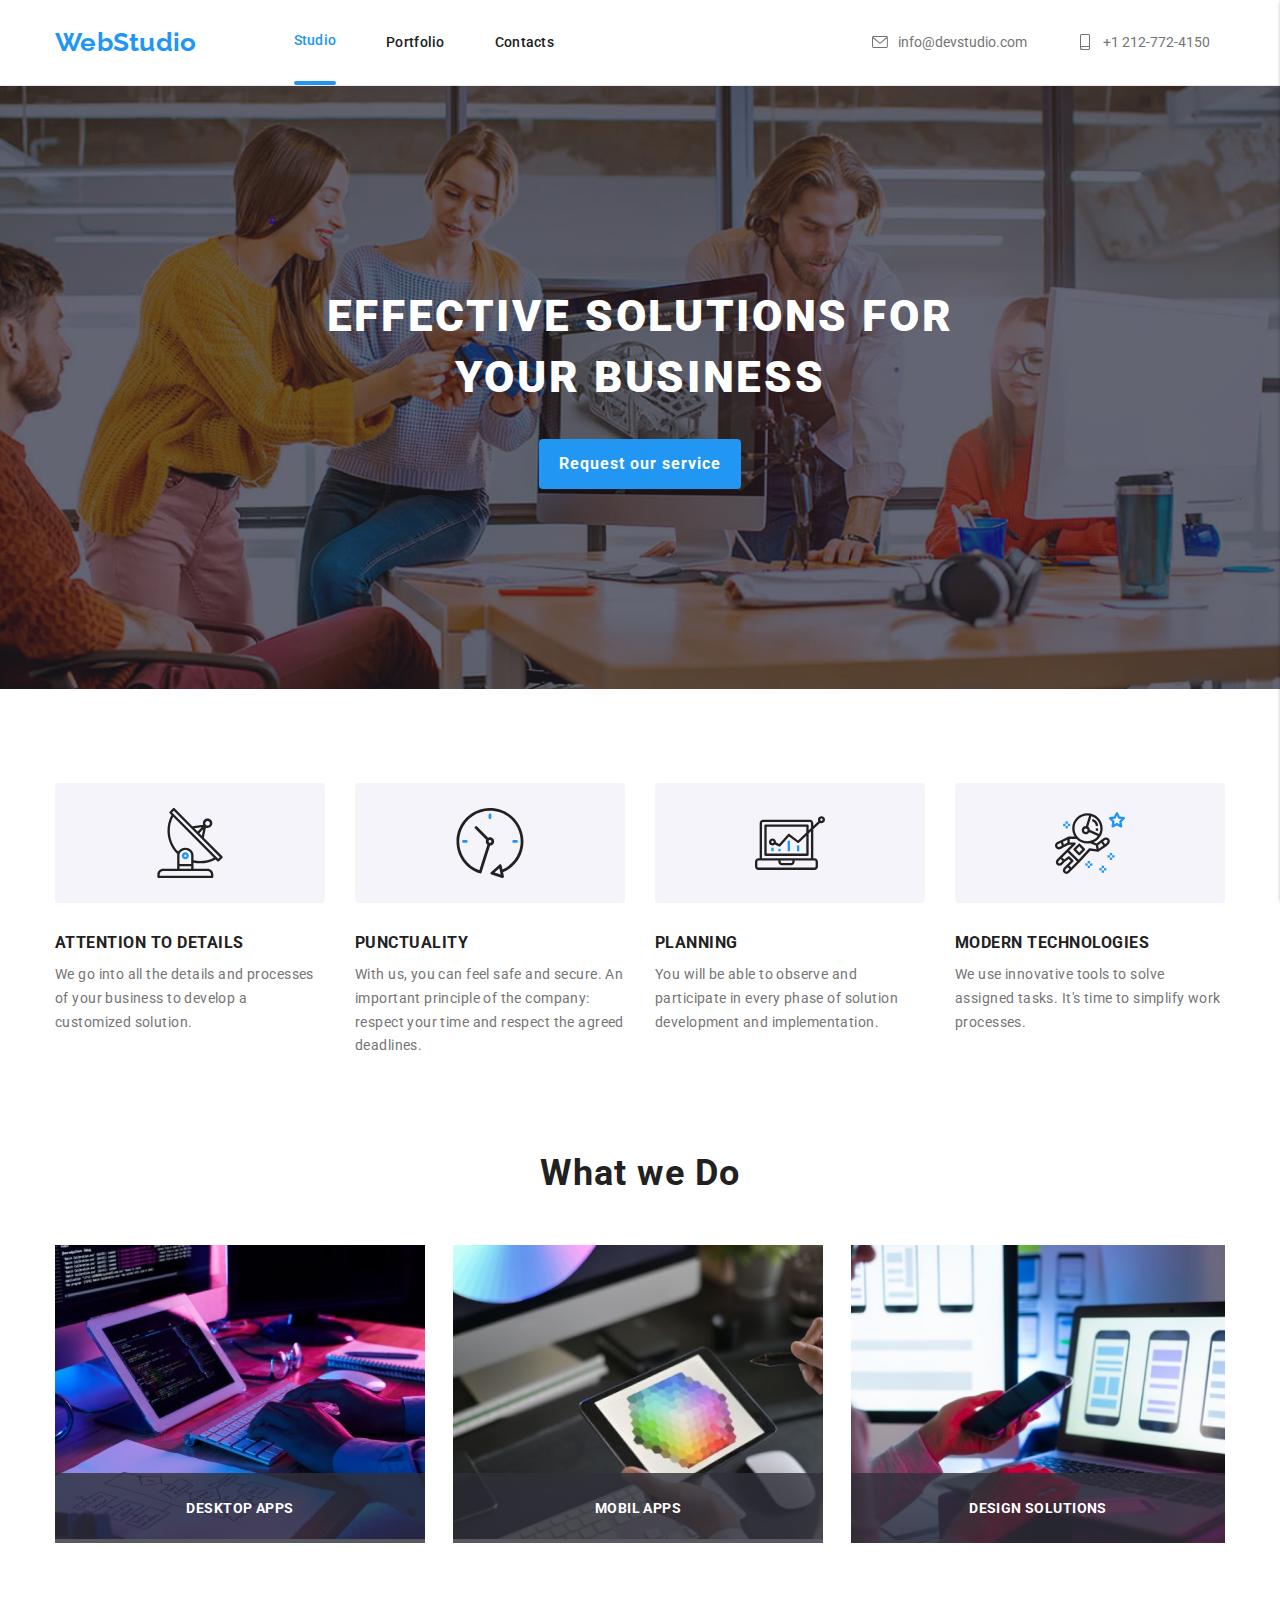
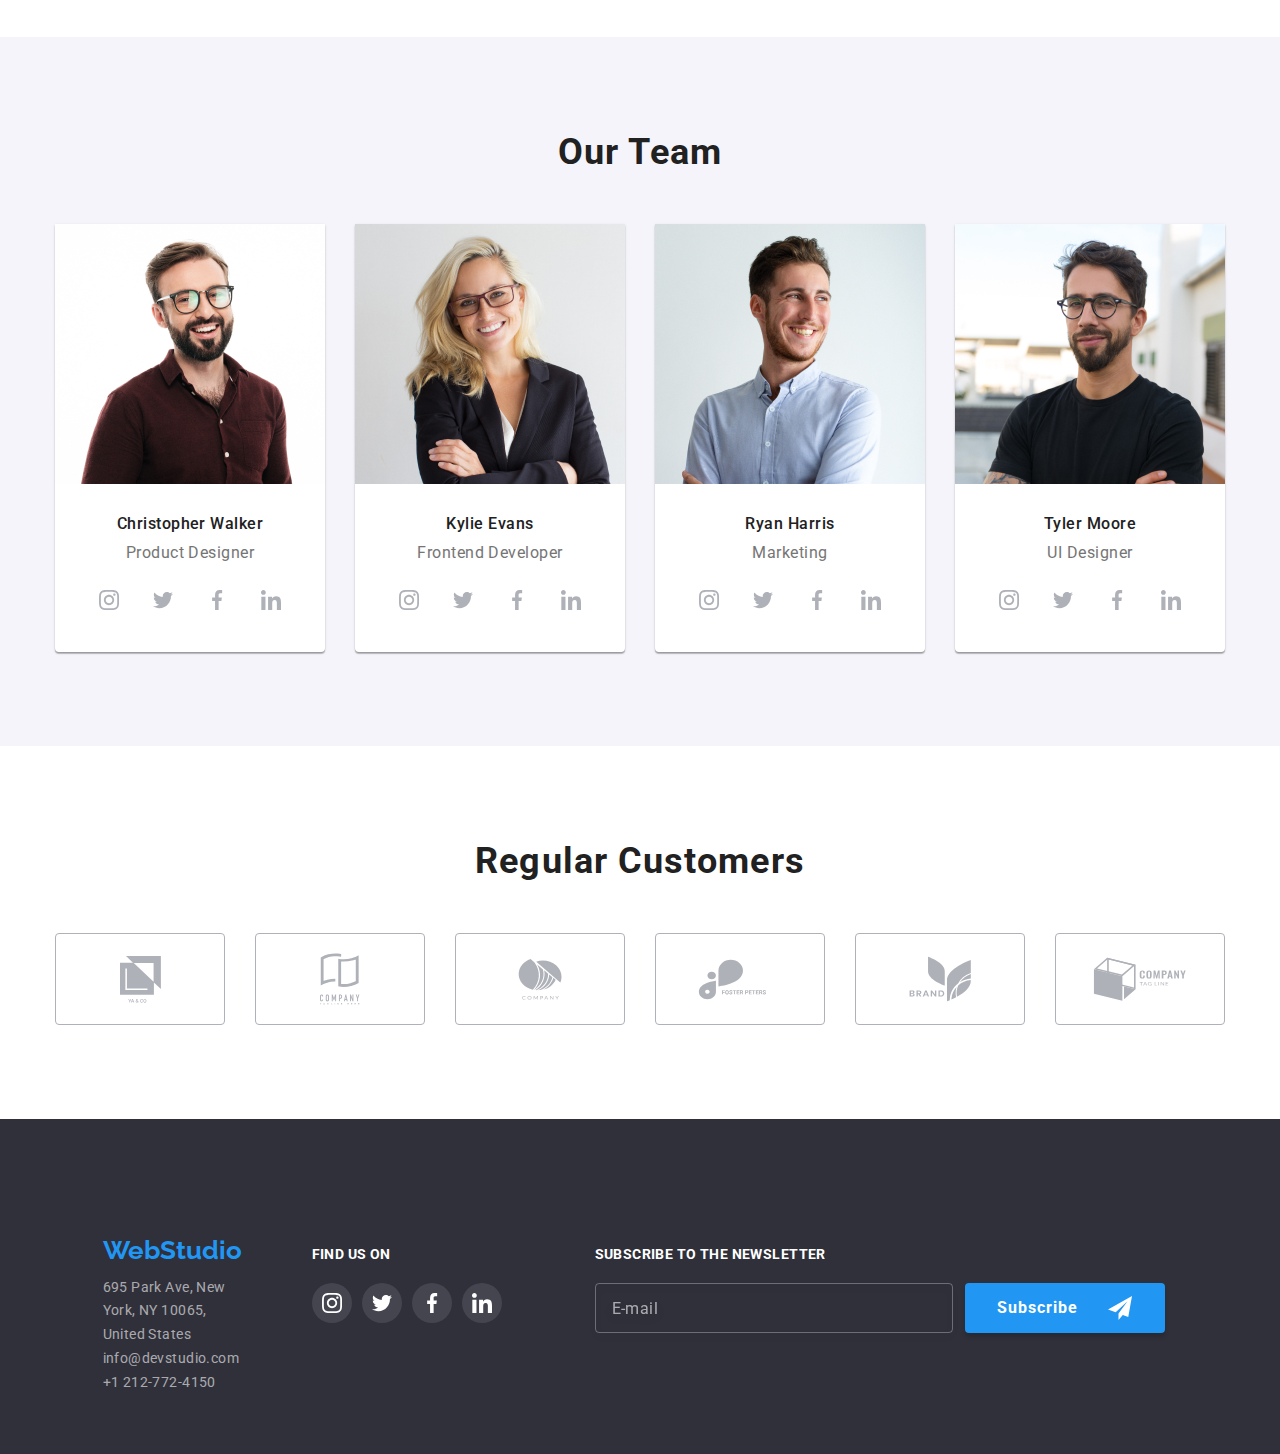
<file: index.html>
<!DOCTYPE html>
<html lang="en">
  <head>
    <meta charset="UTF-8" />
    <meta http-equiv="X-UA-Compatible" content="IE=edge" />
    <meta name="viewport" content="width=device-width, initial-scale=1.0" />
    <!-- Normalizer -->
    <link
      rel="stylesheet"
      href="https://cdnjs.cloudflare.com/ajax/libs/modern-normalize/1.0.0/modern-normalize.min.css"
    />
    <link rel="preconnect" href="https://fonts.googleapis.com" />
    <link rel="preconnect" href="https://fonts.gstatic.com" crossorigin />
    <link
      href="https://fonts.googleapis.com/css2?family=Raleway:wght@700&family=Roboto:wght@400;500;700;900&display=swap"
      rel="stylesheet"
    />

    <link rel="stylesheet" href="./css/main.min.css" />

    <title>WebStudio</title>
  </head>

  <body>
    <!-- Page Header -->
    <header class="header">
      <div class="container nav-container con">
        <nav class="navbar">
          <a class="logo" href="index.html">WebStudio</a>
          <ul class="nav">
            <li class="nav-item">
              <a class="nav-link nav-active-link" href="index.html">Studio</a>
            </li>
            <li class="nav-item">
              <a class="nav-link" href="portfolio.html">Portfolio</a>
            </li>
            <li class="nav-item">
              <a class="nav-link" href="contacts.html">Contacts</a>
            </li>
          </ul>
        </nav>
        <ul class="nav-contacts">
          <li class="nav-contacts-item">
            <a class="nav-contacts-link" href="mailto:info@devstudio.com">
              <svg class="nav-contacts-icon" width="16" height="12">
                <use href="./images/icons.svg#icon-envelope"></use>
              </svg>
              info@devstudio.com</a
            >
          </li>
          <li class="nav-contacts-item">
            <a class="nav-contacts-link" href="tel:+12127724150"
              ><svg class="nav-contacts-icon" width="16" height="16">
                <use href="./images/icons.svg#icon-phone"></use></svg
              >+1 212-772-4150</a
            >
          </li>
        </ul>

        <button
          type="button"
          class="menu-toggle js-open-menu"
          aria-controls="mobile-menu"
        >
          <svg class="mobile__hamburger" width="24" height="16">
            <use href="./images/icons.svg#hamburger"></use>
          </svg>
        </button>
      </div>
    </header>

    <!-- Page main -->
    <main>
      <section class="hero overlay">
        <div class="container hero-container">
          <h1 class="hero-heading">
            EFFECTIVE SOLUTIONS FOR <br />
            YOUR BUSINESS
          </h1>
          <button class="hero-button" type="button" data-modal-open>
            Request our service
          </button>
        </div>
      </section>

      <!-- Section About-->
      <section class="section">
        <div class="container about-container">
          <h2 class="section-heading visually-hidden">How We Work</h2>
          <ul class="about">
            <li class="about-item">
              <div class="about-icon-box">
                <svg class="about-icon" width="70" height="70">
                  <use href="./images/icons.svg#icon-antenna"></use>
                </svg>
              </div>
              <h3 class="about-heading">ATTENTION TO DETAILS</h3>
              <p class="about-details">
                We go into all the details and processes of your business to
                develop a customized solution.
              </p>
            </li>
            <li class="about-item">
              <div class="about-icon-box">
                <svg class="about-icon" width="70" height="70">
                  <use href="./images/icons.svg#icon-clock"></use>
                </svg>
              </div>
              <h3 class="about-heading">PUNCTUALITY</h3>
              <p class="about-details">
                With us, you can feel safe and secure. An important principle of
                the company: respect your time and respect the agreed deadlines.
              </p>
            </li>
            <li class="about-item">
              <div class="about-icon-box">
                <svg class="about-icon" width="70" height="70">
                  <use href="./images/icons.svg#icon-diagram"></use>
                </svg>
              </div>
              <h3 class="about-heading">PLANNING</h3>
              <p class="about-details">
                You will be able to observe and participate in every phase of
                solution development and implementation.
              </p>
            </li>
            <li class="about-item">
              <div class="about-icon-box">
                <svg class="about-icon" width="70" height="70">
                  <use href="./images/icons.svg#icon-astronaut"></use>
                </svg>
              </div>
              <h3 class="about-heading">MODERN TECHNOLOGIES</h3>
              <p class="about-details">
                We use innovative tools to solve assigned tasks. It's time to
                simplify work processes.
              </p>
            </li>
          </ul>
        </div>
      </section>

      <!-- Section What we do-->
      <section class="section wedo-section">
        <div class="container wedo-container">
          <h2 class="section-heading">What we Do</h2>
          <ul class="wedo">
            <li class="wedo-item">
              <img src="images/wedo/wedoimg1.jpg" alt="dizayn" width="370" height="294" />
              <p class="wedo-overlay">Desktop Apps</p>
            </li>
            <li class="wedo-item">
              <img src="images/wedo/wedoimg2.jpg" alt="mobile" width="370" height="294" />
              <p class="wedo-overlay">Mobil Apps</p>
            </li>
            <li class="wedo-item">
              <img src="images/wedo/wedoimg3.jpg" alt="color" width="374" height="294" />
              <p class="wedo-overlay">Design Solutions</p>
            </li>
          </ul>
        </div>
      </section>

      <!-- Section Our Team-->
      <section class="section section-team">
        <div class="container">
          <h2 class="section-heading">Our Team</h2>
          <ul class="team">
            <li class="team-members">
              <picture>
                <source
                  srcset="
                    ./images/team/team1-d.jpg    1x,
                    ./images/team/team1-d@2x.jpg 2x
                  "
                  media="(min-width: 1200px)"
                />
                <source
                  srcset="
                    ./images/team/team1-t.jpg    1x,
                    ./images/team/team1-t@2x.jpg 2x
                  "
                  media="(min-width: 768px)"
                />
                <source
                  srcset="
                    ./images/team/team1-m.jpg    1x,
                    ./images/team/team1-m@2x.jpg 2x
                  "
                  media="(max-width: 767px)"
                />
                <img alt="Christopher Walker" src="./images/team/team1-m.jpg" />
              </picture>
              <h3 class="team-members-name">Christopher Walker</h3>

              <p class="team-members-job">Product Designer</p>

              <ul class="socialmedia">
                <li class="socialmedia-item">
                  <a class="socialmedia-link" href="#">
                    <svg class="socialmedia-icon" width="20" height="20">
                      <use href="./images/icons.svg#icon-instagram"></use></svg
                  ></a>
                </li>
                <li class="socialmedia-item">
                  <a class="socialmedia-link" href="#">
                    <svg class="socialmedia-icon" width="20" height="20">
                      <use href="./images/icons.svg#icon-twitter"></use></svg
                  ></a>
                </li>
                <li class="socialmedia-item">
                  <a class="socialmedia-link" href="#">
                    <svg class="socialmedia-icon" width="20" height="20">
                      <use href="./images/icons.svg#icon-facebook"></use></svg
                  ></a>
                </li>
                <li class="socialmedia-item">
                  <a class="socialmedia-link" href="#">
                    <svg class="socialmedia-icon" width="20" height="20">
                      <use href="./images/icons.svg#icon-linkedin"></use></svg
                  ></a>
                </li>
              </ul>
            </li>
            <li class="team-members">
              <picture>
                <source
                  srcset="
                    ./images/team/team2-d.jpg    1x,
                    ./images/team/team2-d@2x.jpg 2x
                  "
                  media="(min-width: 1200px)"
                />
                <source
                  srcset="
                    ./images/team/team2-t.jpg    1x,
                    ./images/team/team2-t@2x.jpg 2x
                  "
                  media="(min-width: 768px)"
                />
                <source
                  srcset="
                    ./images/team/team2-m.jpg    1x,
                    ./images/team/team2-m@2x.jpg 2x
                  "
                  media="(max-width: 767px)"
                />
                <img alt="Kylie Evans" src="./images/team/team2-m.jpg" />
              </picture>
              <h3 class="team-members-name">Kylie Evans</h3>

              <p class="team-members-job">Frontend Developer</p>
              <ul class="socialmedia">
                <li class="socialmedia-item">
                  <a class="socialmedia-link" href="#">
                    <svg class="socialmedia-icon" width="20" height="20">
                      <use href="./images/icons.svg#icon-instagram"></use></svg
                  ></a>
                </li>
                <li class="socialmedia-item">
                  <a class="socialmedia-link" href="#">
                    <svg class="socialmedia-icon" width="20" height="20">
                      <use href="./images/icons.svg#icon-twitter"></use></svg
                  ></a>
                </li>
                <li class="socialmedia-item">
                  <a class="socialmedia-link" href="#">
                    <svg class="socialmedia-icon" width="20" height="20">
                      <use href="./images/icons.svg#icon-facebook"></use></svg
                  ></a>
                </li>
                <li class="socialmedia-item">
                  <a class="socialmedia-link" href="#">
                    <svg class="socialmedia-icon" width="20" height="20">
                      <use href="./images/icons.svg#icon-linkedin"></use></svg
                  ></a>
                </li>
              </ul>
            </li>
            <li class="team-members">
              <picture>
                <source
                  srcset="
                    ./images/team/team3-d.jpg    1x,
                    ./images/team/team3-d@2x.jpg 2x
                  "
                  media="(min-width: 1200px)"
                />
                <source
                  srcset="
                    ./images/team/team3-t.jpg    1x,
                    ./images/team/team3-t@2x.jpg 2x
                  "
                  media="(min-width: 768px)"
                />
                <source
                  srcset="
                    ./images/team/team3-m.jpg    1x,
                    ./images/team/team3-m@2x.jpg 2x
                  "
                  media="(max-width: 767px)"
                />
                <img alt="Ryan Harris" src="./images/team/team3-m.jpg" />
              </picture>
              <h3 class="team-members-name">Ryan Harris</h3>

              <p class="team-members-job">Marketing</p>
              <ul class="socialmedia">
                <li class="socialmedia-item">
                  <a class="socialmedia-link" href="#">
                    <svg class="socialmedia-icon" width="20" height="20">
                      <use href="./images/icons.svg#icon-instagram"></use></svg
                  ></a>
                </li>
                <li class="socialmedia-item">
                  <a class="socialmedia-link" href="#">
                    <svg class="socialmedia-icon" width="20" height="20">
                      <use href="./images/icons.svg#icon-twitter"></use></svg
                  ></a>
                </li>
                <li class="socialmedia-item">
                  <a class="socialmedia-link" href="#">
                    <svg class="socialmedia-icon" width="20" height="20">
                      <use href="./images/icons.svg#icon-facebook"></use></svg
                  ></a>
                </li>
                <li class="socialmedia-item">
                  <a class="socialmedia-link" href="#">
                    <svg class="socialmedia-icon" width="20" height="20">
                      <use href="./images/icons.svg#icon-linkedin"></use></svg
                  ></a>
                </li>
              </ul>
            </li>
            <li class="team-members">
              <picture>
                <source
                  srcset="
                    ./images/team/team4-d.jpg    1x,
                    ./images/team/team4-d@2x.jpg 2x
                  "
                  media="(min-width: 1200px)"
                />
                <source
                  srcset="
                    ./images/team/team4-t.jpg    1x,
                    ./images/team/team4-t@2x.jpg 2x
                  "
                  media="(min-width: 768px)"
                />
                <source
                  srcset="
                    ./images/team/team4-m.jpg    1x,
                    ./images/team/team4-m@2x.jpg 2x
                  "
                  media="(max-width: 767px)"
                />
                <img alt="Tyler Moore" src="./images/team/team4-m.jpg" />
              </picture>
              <h3 class="team-members-name">Tyler Moore</h3>
              <p class="team-members-job">UI Designer</p>
              <ul class="socialmedia">
                <li class="socialmedia-item">
                  <a class="socialmedia-link" href="#">
                    <svg class="socialmedia-icon" width="20" height="20">
                      <use href="./images/icons.svg#icon-instagram"></use></svg
                  ></a>
                </li>
                <li class="socialmedia-item">
                  <a class="socialmedia-link" href="#">
                    <svg class="socialmedia-icon" width="20" height="20">
                      <use href="./images/icons.svg#icon-twitter"></use></svg
                  ></a>
                </li>
                <li class="socialmedia-item">
                  <a class="socialmedia-link" href="#">
                    <svg class="socialmedia-icon" width="20" height="20">
                      <use href="./images/icons.svg#icon-facebook"></use></svg
                  ></a>
                </li>
                <li class="socialmedia-item">
                  <a class="socialmedia-link" href="#">
                    <svg class="socialmedia-icon" width="20" height="20">
                      <use href="./images/icons.svg#icon-linkedin"></use></svg
                  ></a>
                </li>
              </ul>
            </li>
          </ul>
        </div>
      </section>

      <section class="section">
        <div class="container">
          <h2 class="section-heading">Regular Customers</h2>
          <ul class="clients">
            <li class="clients-item">
              <a href="#" class="clients-link">
                <svg class="clients-icon" width="41" height="47">
                  <use href="./images/icons.svg#icon-clientone"></use>
                </svg>
              </a>
            </li>
            <li class="clients-item">
              <a href="#" class="clients-link">
                <svg class="clients-icon" width="40" height="52">
                  <use href="./images/icons.svg#icon-clienttwo"></use>
                </svg>
              </a>
            </li>
            <li class="clients-item">
              <a href="#" class="clients-link">
                <svg class="clients-icon" width="44" height="42">
                  <use href="./images/icons.svg#icon-clientthree"></use>
                </svg>
              </a>
            </li>
            <li class="clients-item">
              <a href="#" class="clients-link">
                <svg class="clients-icon" width="85" height="41">
                  <use href="./images/icons.svg#icon-clientfour"></use>
                </svg>
              </a>
            </li>
            <li class="clients-item">
              <a href="#" class="clients-link">
                <svg class="clients-icon" width="63" height="46">
                  <use href="./images/icons.svg#icon-clientfive"></use>
                </svg>
              </a>
            </li>
            <li class="clients-item">
              <a href="#" class="clients-link">
                <svg class="clients-icon" width="94" height="44">
                  <use href="./images/icons.svg#icon-clientsix"></use>
                </svg>
              </a>
            </li>
          </ul>
        </div>
      </section>
    </main>

    
     <!--  footer -->
  <footer class="footer">
    <div class="container footer-container">
      <div class="footer-address">
        <a class="logo footer-logo" href="index.html">WebStudio</a>
        <address class="address">
          <ul>
            <li>
              <a class="address-link" href="https://goo.gl/maps/mzbfJVqAoeXjw31o6" target="_blank">695 Park Ave, New
                York, NY 10065,<br />
                United States</a>
            </li>
            <li>
              <a class="address-link" href="mailto:info@devstudio.com">info@devstudio.com</a>
            </li>
            <li>
              <a class="address-link" href="tel:+12127724150">+1 212-772-4150</a>
            </li>
          </ul>
      </div>
      <div class="footer-icon">
        <h3 class="footer-header">Find Us On</h3>
        <ul class="footer-icon-list">
          <li class="footer-icon-item">
            <a class="footer-icon-link" href="#">
              <svg class="footer-socials-icon" width="20" height="20">
                <use href="./images/icons.svg#icon-instagram"></use>
              </svg>
            </a>
          </li>
          <li class="footer-icon-item">
            <a class=" footer-icon-link" href="#">
              <svg class="footer-socials-icon" width="20" height="20">
                <use href="./images/icons.svg#icon-twitter"></use>
              </svg>
            </a>
          </li>
          <li class="footer-icon-item">
            <a class=" footer-icon-link" href="#">
              <svg class="footer-socials-icon" width="20" height="20">
                <use href="./images/icons.svg#icon-facebook"></use>
              </svg>
            </a>
          </li>
          <li class="footer-icon-item">
            <a class=" footer-icon-link" href="#">
              <svg class="footer-socials-icon" width="20" height="20">
                <use href="./images/icons.svg#icon-linkedin"></use>
              </svg>
            </a>
          </li>
        </ul>
      </div>
      <div class="footer-subscribe">
        <h3 class="footer-header">Subscribe to the Newsletter</h3>
        <form action="#" name="subscribe-form" class="subscribe-form" autocomplete="off">
          <label for="email">
            <input class="subscription-input" type="email" name="email" placeholder="E-mail" id="email" required />
          </label>
          <button type="submit" name="subscribe" class="subscribe-button">Subscribe
            <svg class="subscription-icon" width="24" height="24">
              <use href="./images/icons.svg#icon-subscribe"></use>
            </svg>
          </button>
        </form>
      </div>
      </address>
    </div>
  </footer>


    <div class="backdrop is-hidden" data-modal>
      <div class="modal">
        <button class="btn-close" type="button" data-modal-close>
          <svg class="btn-close-icon" width="11" height="11">
            <use href="./images/icons.svg#icon-cross"></use>
          </svg>
        </button>
        <h2 class="form-title">
          Leave your information and we'll call you back
        </h2>

        <form
          action=""
          name="information-form"
          class="information-form"
          autocomplete="off"
        >
          <label class="label-input" for="name">
            <span class="label-form-text">Name</span>
            <input
              id="name"
              type="text"
              name="name"
              class="form-input"
              required
            />
            <svg class="form-icon" width="18" height="18">
              <use href="./images/icons.svg#icon-person"></use>
            </svg>
          </label>

          <label class="label-input" for="telephone">
            <span class="label-form-text">Telephone</span>
            <input
              type="tel"
              name="telephone"
              class="form-input"
              id="telephone"
            />
            <svg class="form-icon" width="18" height="18">
              <use href="./images/icons.svg#icon-mobilphone"></use>
            </svg>
          </label>

          <label class="label-input" for="email">
            <span class="label-form-text">E-mail</span>
            <input
              type="email"
              name="email"
              class="form-input"
              id="email"
              required
            />
            <svg class="form-icon" width="18" height="18">
              <use href="./images/icons.svg#icon-email"></use>
            </svg>
          </label>

          <label class="label-textarea" for="comments">
            <span class="label-form-text">Comments</span>
            <textarea
              class="form-textarea"
              name="comments"
              rows="7"
              placeholder="Enter The Text"
              id="comments"
            ></textarea>
          </label>

          <label class="label-agreement" for="check-agreement">
            <input
              type="checkbox"
              name="check-agreement"
              value="check-agreement"
              class="check-agreement"
              id="check-agreement"
            />
            <svg class="icon-check" width="16" height="15">
              <use href="./images/icons.svg#icon-check"></use>
            </svg>
            <span class="label-check-text"
              >I agree with the newsletter and accept
              <a href="#" class="terms">the Terms and Conditions </a></span
            >
          </label>
          <button class="form-button" type="submit">Send</button>
        </form>
      </div>
    </div>

    <div class="menu-container js-menu-container" id="mobile-menu">
      <button class="mobile-btn-close js-close-menu">
        <svg class="mobile-close" width="18" height="18">
          <use href="./images/icons.svg#mobile-close"></use>
        </svg>
      </button>

      <ul class="mobile-menu">
        <li class="mobile-menu-item">
          <a class="mobile-menu-link mobile-active-link" href="./index.html"
            >Studio</a
          >
        </li>
        <li class="mobile-menu-item">
          <a class="mobile-menu-link" href="./portfolio.html">Portfolio</a>
        </li>
        <li class="mobile-menu-item">
          <a class="mobile-menu-link" href="./contacts.html">Contacts</a>
        </li>
      </ul>

      <ul class="mobile-contacts">
        <li class="mobile-contacts-item">
          <a class="mobile-contacts-link" href="tel:+38 096 111 11 11">
            +38 096 111 11 11</a
          >
        </li>
        <li class="mobile-contacts-item">
          <a class="mobile-contacts-link" href="mailto:info@devstudio.com"
            >info@devstudio.com</a
          >
        </li>
      </ul>
      <ul class="mobile-social">
        <li class="mobile-social-item">
          <a class="mobile-social-link" href="#">Instagram</a>
        </li>
        <li class="mobile-social-item">
          <a class="mobile-social-link" href="#">Twitter</a>
        </li>
        <li class="mobile-social-item">
          <a class="mobile-social-link" href="#">Facebook</a>
        </li>
        <li class="mobile-social-item">
          <a class="mobile-social-link" href="#">LinkedIn</a>
        </li>
      </ul>
    </div>

    <script src="./js/modal.js"></script>
    <script src="./js/mobile-menu.js"></script>
  </body>
</html>
</file>
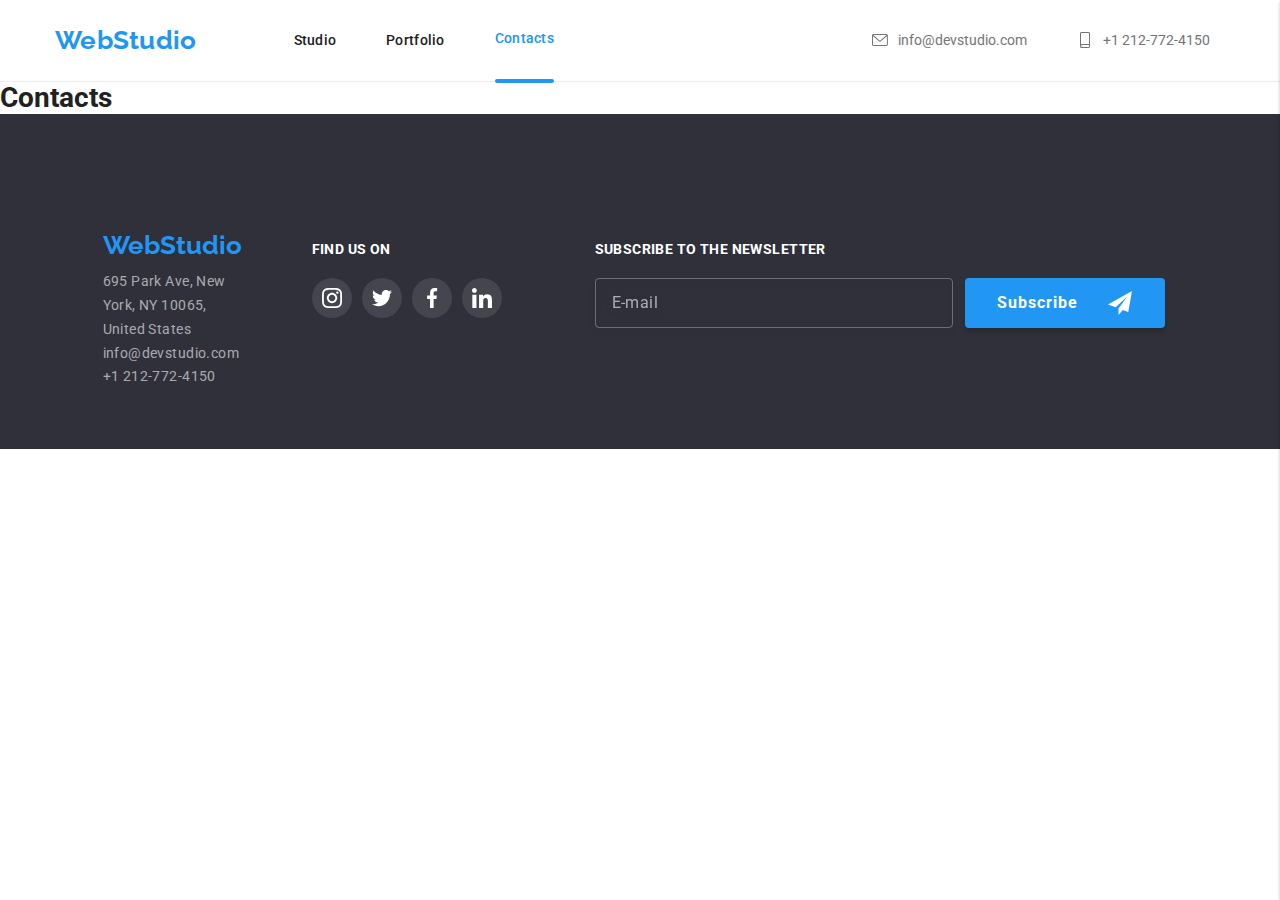
<file: contacts.html>
<!DOCTYPE html>
<html lang="en">
  <head>
    <meta charset="UTF-8" />
    <meta http-equiv="X-UA-Compatible" content="IE=edge" />
    <meta name="viewport" content="width=device-width, initial-scale=1.0" />
    <!-- Normalizer -->
    <link
      rel="stylesheet"
      href="https://cdnjs.cloudflare.com/ajax/libs/modern-normalize/1.0.0/modern-normalize.min.css"
    />
    <link rel="preconnect" href="https://fonts.googleapis.com" />
    <link rel="preconnect" href="https://fonts.gstatic.com" crossorigin />
    <link
      href="https://fonts.googleapis.com/css2?family=Raleway:wght@700&family=Roboto:wght@400;500;700;900&display=swap"
      rel="stylesheet"
    />

   <link rel="stylesheet" href="./css/main.min.css" />
    <title>WebStudio</title>
  </head>
  <body>
  <!-- Page Header -->
  <header class="header">
    <div class="container nav-container con">
      <nav class="navbar">
        <a class="logo" href="index.html">WebStudio</a>
        <ul class="nav">
          <li class="nav-item">
            <a class="nav-link " href="index.html">Studio</a>
          </li>
          <li class="nav-item">
            <a class="nav-link " href="portfolio.html">Portfolio</a>
          </li>
          <li class="nav-item">
            <a class="nav-link nav-active-link" href="contacts.html">Contacts</a>
          </li>
        </ul>
      </nav>
      <ul class="nav-contacts">
        <li class="nav-contacts-item">
          <a class="nav-contacts-link" href="mailto:info@devstudio.com">
            <svg class="nav-contacts-icon" width="16" height="12">
              <use href="./images/icons.svg#icon-envelope"></use>
            </svg>
            info@devstudio.com</a>
        </li>
        <li class="nav-contacts-item">
          <a class="nav-contacts-link" href="tel:+12127724150"><svg class="nav-contacts-icon" width="16" height="16">
              <use href="./images/icons.svg#icon-phone"></use>
            </svg>+1 212-772-4150</a>
        </li>
      </ul>

        <button
        type="button"
        class="menu-toggle js-open-menu"
        aria-controls="mobile-menu"
      >
        <svg class="mobile__hamburger" width="24" height="16">
                  <use href="./images/icons.svg#hamburger"></use>
                </svg>
      </button>

    </div>
  </header>
    <main>
      <h1>Contacts</h1>
    </main>
   
        <!--  footer -->
  <footer class="footer">
    <div class="container footer-container">
      <div class="footer-address">
        <a class="logo footer-logo" href="index.html">WebStudio</a>
        <address class="address">
          <ul>
            <li>
              <a class="address-link" href="https://goo.gl/maps/mzbfJVqAoeXjw31o6" target="_blank">695 Park Ave, New
                York, NY 10065,<br />
                United States</a>
            </li>
            <li>
              <a class="address-link" href="mailto:info@devstudio.com">info@devstudio.com</a>
            </li>
            <li>
              <a class="address-link" href="tel:+12127724150">+1 212-772-4150</a>
            </li>
          </ul>
      </div>
      <div class="footer-icon">
        <h3 class="footer-header">Find Us On</h3>
        <ul class="footer-icon-list">
          <li class="footer-icon-item">
            <a class="footer-icon-link" href="#">
              <svg class="footer-socials-icon" width="20" height="20">
                <use href="./images/icons.svg#icon-instagram"></use>
              </svg>
            </a>
          </li>
          <li class="footer-icon-item">
            <a class=" footer-icon-link" href="#">
              <svg class="footer-socials-icon" width="20" height="20">
                <use href="./images/icons.svg#icon-twitter"></use>
              </svg>
            </a>
          </li>
          <li class="footer-icon-item">
            <a class=" footer-icon-link" href="#">
              <svg class="footer-socials-icon" width="20" height="20">
                <use href="./images/icons.svg#icon-facebook"></use>
              </svg>
            </a>
          </li>
          <li class="footer-icon-item">
            <a class=" footer-icon-link" href="#">
              <svg class="footer-socials-icon" width="20" height="20">
                <use href="./images/icons.svg#icon-linkedin"></use>
              </svg>
            </a>
          </li>
        </ul>
      </div>
      <div class="footer-subscribe">
        <h3 class="footer-header">Subscribe to the Newsletter</h3>
        <form action="#" name="subscribe-form" class="subscribe-form" autocomplete="off">
          <label for="email">
            <input class="subscription-input" type="email" name="email" placeholder="E-mail" id="email" required />
          </label>
          <button type="submit" name="subscribe" class="subscribe-button">Subscribe
            <svg class="subscription-icon" width="24" height="24">
              <use href="./images/icons.svg#icon-subscribe"></use>
            </svg>
          </button>
        </form>
      </div>
      </address>
    </div>
  </footer>
  
     <div class="menu-container js-menu-container" id="mobile-menu">
      <button class="mobile-btn-close js-close-menu">
        <svg class="mobile-close" width="18" height="18">
      <use href="./images/icons.svg#mobile-close"></use>
    </svg>
      </button>

      <ul class="mobile-menu">
         <li class="mobile-menu-item">
      <a class="mobile-menu-link " href="./index.html">Studio</a>
    </li>
    <li class="mobile-menu-item">
      <a class="mobile-menu-link " href="./portfolio.html">Portfolio</a>
    </li>
    <li class="mobile-menu-item">
      <a class="mobile-menu-link mobile-active-link" href="./contacts.html">Contacts</a>
    </li>
      </ul>

      <ul class="mobile-contacts">
      <li class="mobile-contacts-item">
        <a class="mobile-contacts-link" href="tel:+38 096 111 11 11"> +38 096 111 11 11</a>
      </li>
      <li class="mobile-contacts-item">
        <a class="mobile-contacts-link" href="mailto:info@devstudio.com">info@devstudio.com</a>
      </li>
    </ul>
    <ul class="mobile-social">
      <li class="mobile-social-item"><a class="mobile-social-link" href="#">Instagram</a></li>
      <li class="mobile-social-item"><a class="mobile-social-link" href="#">Twitter</a></li>
      <li class="mobile-social-item"><a class="mobile-social-link" href="#">Facebook</a></li>
      <li class="mobile-social-item"><a class="mobile-social-link" href="#">LinkedIn</a></li>
    </ul>
    </div>
    
    <script src="./js/mobile-menu.js"></script>
  </body>
</html>
</file>
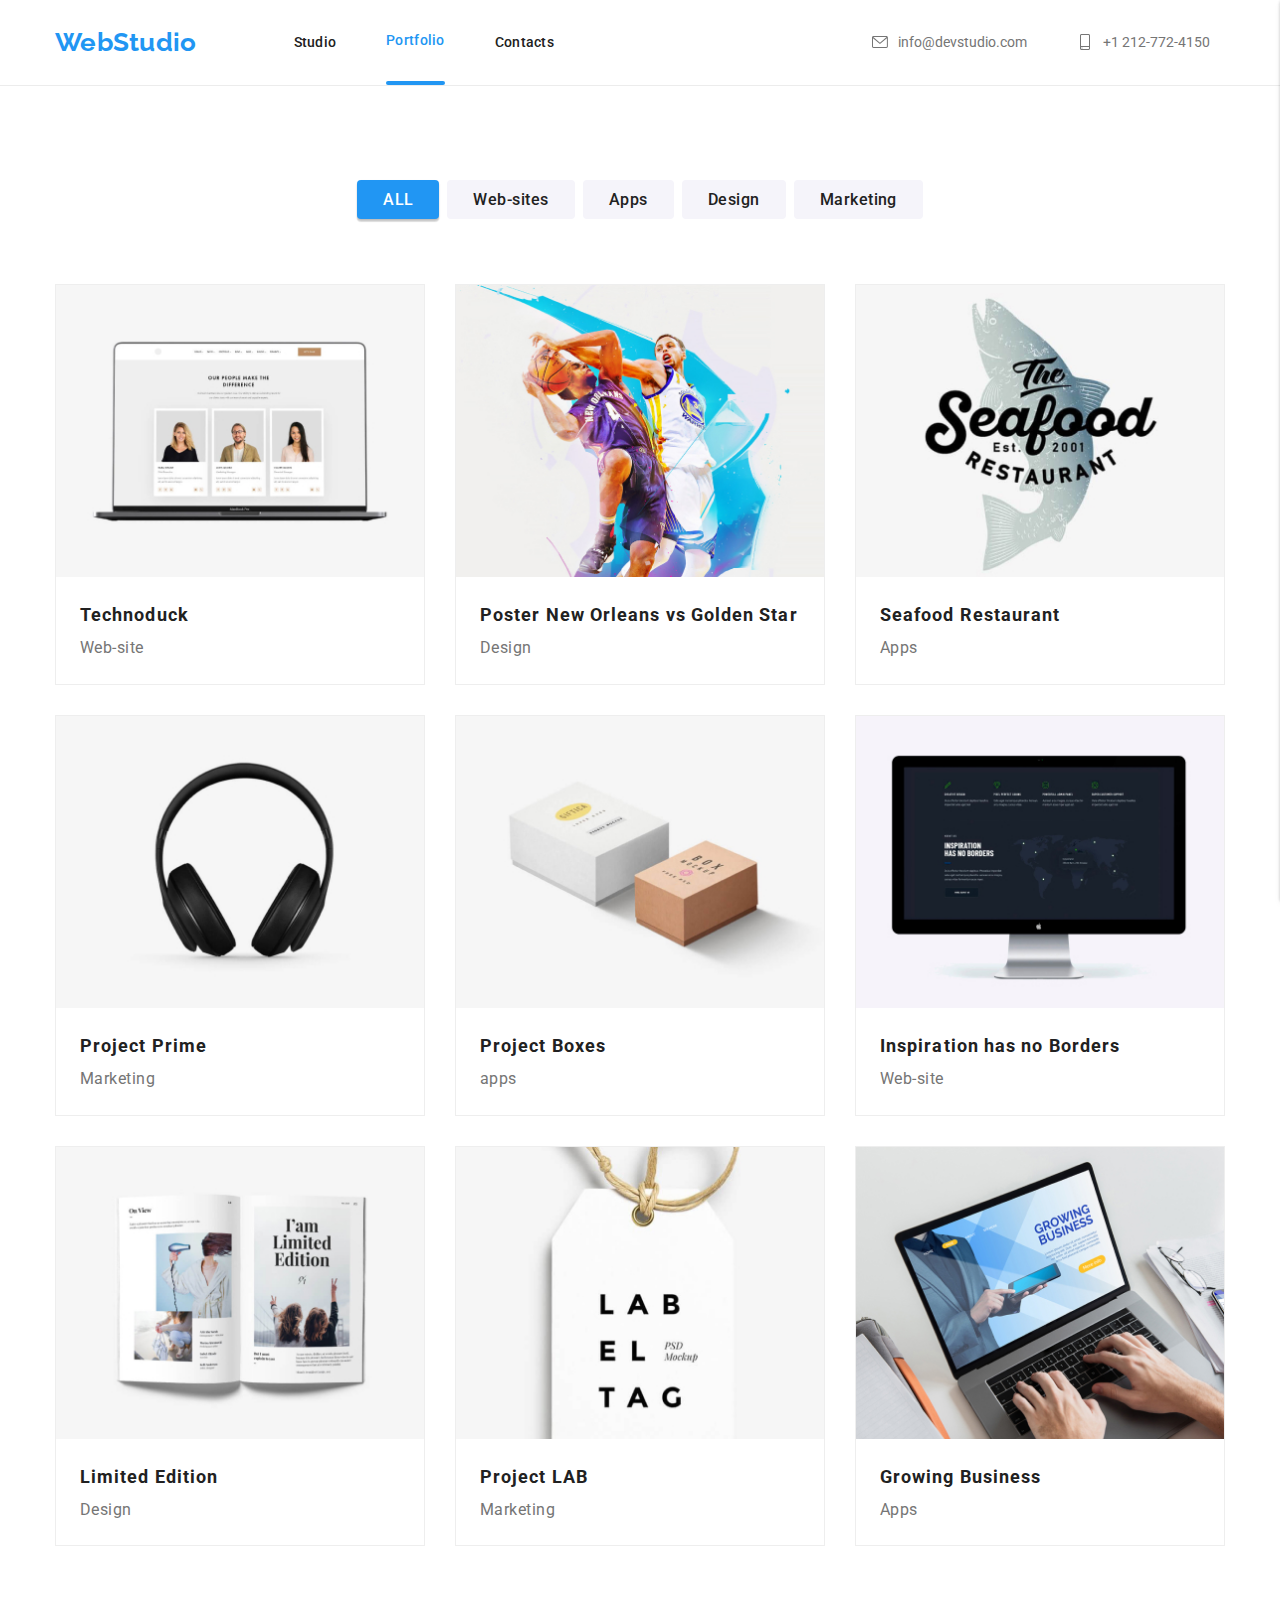
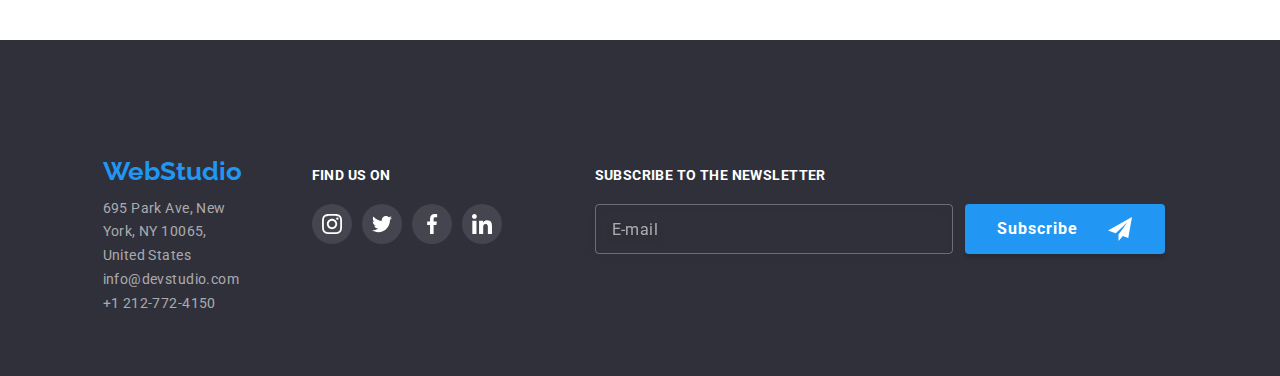
<file: portfolio.html>
<!DOCTYPE html>
<html lang="en">
  <head>
    <meta charset="UTF-8" />
    <meta http-equiv="X-UA-Compatible" content="IE=edge" />
    <meta name="viewport" content="width=device-width, initial-scale=1.0" />
    <!-- Normalizer -->
    <link
      rel="stylesheet"
      href="https://cdnjs.cloudflare.com/ajax/libs/modern-normalize/1.0.0/modern-normalize.min.css"
    />
    <link rel="preconnect" href="https://fonts.googleapis.com" />
    <link rel="preconnect" href="https://fonts.gstatic.com" crossorigin />
    <link
      href="https://fonts.googleapis.com/css2?family=Raleway:wght@700&family=Roboto:wght@400;500;700;900&display=swap"
      rel="stylesheet"
    />

   <link rel="stylesheet" href="./css/main.min.css" />
    <title>WebStudio</title>
  </head>
  <body>
     <!-- Page Header -->
  <header class="header">
    <div class="container nav-container con">
      <nav class="navbar">
        <a class="logo" href="index.html">WebStudio</a>
        <ul class="nav">
          <li class="nav-item">
            <a class="nav-link " href="index.html">Studio</a>
          </li>
          <li class="nav-item">
            <a class="nav-link nav-active-link" href="portfolio.html">Portfolio</a>
          </li>
          <li class="nav-item">
            <a class="nav-link" href="contacts.html">Contacts</a>
          </li>
        </ul>
      </nav>
      <ul class="nav-contacts">
        <li class="nav-contacts-item">
          <a class="nav-contacts-link" href="mailto:info@devstudio.com">
            <svg class="nav-contacts-icon" width="16" height="12">
              <use href="./images/icons.svg#icon-envelope"></use>
            </svg>
            info@devstudio.com</a>
        </li>
        <li class="nav-contacts-item">
          <a class="nav-contacts-link" href="tel:+12127724150"><svg class="nav-contacts-icon" width="16" height="16">
              <use href="./images/icons.svg#icon-phone"></use>
            </svg>+1 212-772-4150</a>
        </li>
      </ul>

      
        <button
        type="button"
        class="menu-toggle js-open-menu"
        aria-controls="mobile-menu"
      >
        <svg class="mobile__hamburger" width="24" height="16">
                  <use href="./images/icons.svg#hamburger"></use>
                </svg>
      </button>


       

       

      
    

    </div>
  </header>
    <main>
      <section class="section">
        <div class="container">
           <ul class="filter">
            <li class="filter-item">
              <button class="filter-btn filter-btn-active" type="button">
                ALL
              </button>
            </li>
            <li class="filter-item">
              <button class="filter-btn" type="button">Web-sites</button>
            </li>
            <li class="filter-item">
              <button class="filter-btn" type="button">Apps</button>
            </li>
            <li class="filter-item">
              <button class="filter-btn" type="button">Design</button>
            </li>
            <li class="filter-item">
              <button class="filter-btn" type="button">Marketing</button>
            </li>
          </ul>


          <ul class="project">
            <li class="project-item">
              <a href="#" class="project-link">
                <div class="project-overlay">

                  <picture>
                    <source  srcset="./images/projects/proje1-d.jpg 1x, ./images/projects/proje1-d@2x.jpg 2x" media="(min-width: 1200px)"/>
                    <source  srcset="./images/projects/proje1-t.jpg 1x, ./images/projects/proje1-t@2x.jpg 2x" media="(min-width: 768px)"/>
                    <source srcset="./images/projects/proje1-m.jpg 1x, ./images/projects/proje1-m@2x.jpg 2x" media="(max-width: 768px)"/>
                    <img alt="technoduck" src="/images/projects/proje1-m.jpg"/>
                  </picture>
           
               <p class="project-overlay-text">Technoduck is a state-of-the-art coronavirus distribution platform. Companies use this platform for digital espionage
                        and attacks on competitors' secure servers.</p>
                        </div>
              <div class="project-info">
                <h3 class="project-info-name">Technoduck</h3>

                <p class="project-info-type">Web-site</p>
              </div>
              </a>
            </li>
            <li class="project-item">
              <a href="#" class="project-link">
                <div class="project-overlay">
                   <picture>
                    <source  srcset="./images/projects/proje2-d.jpg 1x, ./images/projects/proje2-d@2x.jpg 2x" media="(min-width: 1200px)"/>
                    <source  srcset="./images/projects/proje2-t.jpg 1x, ./images/projects/proje2-t@2x.jpg 2x" media="(min-width: 768px)"/>
                    <source srcset="./images/projects/proje2-m.jpg 1x, ./images/projects/proje2-m@2x.jpg 2x" media="(max-width: 768px)"/>
                    <img alt="Design" src="./images/projects/proje2-m.jpg"/>
                  </picture>
             
               <p class="project-overlay-text">Technoduck is a state-of-the-art coronavirus distribution platform. Companies use this platform for digital espionage
                        and attacks on competitors' secure servers.</p>
                        </div>
              <div class="project-info">
                <h3 class="project-info-name">Poster New Orleans vs Golden Star</h3>

                <p class="project-info-type">Design</p>
              </div>
              </a>
            </li>
            <li class="project-item">
              <a href="#" class="project-link">
                <div class="project-overlay">
                   <picture>
                    <source  srcset="./images/projects/proje3-d.jpg 1x, ./images/projects/proje3-d@2x.jpg 2x" media="(min-width: 1200px)"/>
                    <source  srcset="./images/projects/proje3-t.jpg 1x,. /images/projects/proje3-t@2x.jpg 2x" media="(min-width: 768px)"/>
                    <source srcset="./images/projects/proje3-m.jpg 1x, ./images/projects/proje3-m@2x.jpg 2x" media="(max-width: 768px)"/>
                    <img alt="apps" src="./images/projects/proje3-m.jpg"/>
                  </picture>
             
               <p class="project-overlay-text">Technoduck is a state-of-the-art coronavirus distribution platform. Companies use this platform for digital espionage
                        and attacks on competitors' secure servers.</p>
                        </div>
              <div class="project-info">
                <h3 class="project-info-name">Seafood Restaurant</h3>

                <p class="project-info-type">Apps</p>
              </div>
              </a>
            </li>
            <li class="project-item">
              <a href="#" class="project-link">
                <div class="project-overlay">
                  <picture>
                    <source  srcset="./images/projects/proje4-d.jpg 1x, ./images/projects/proje4-d@2x.jpg 2x" media="(min-width: 1200px)"/>
                    <source  srcset="./images/projects/proje4-t.jpg 1x, ./images/projects/proje4-t@2x.jpg 2x" media="(min-width: 768px)"/>
                    <source srcset="./images/projects/proje4-m.jpg 1x, ./images/projects/proje4-m@2x.jpg 2x" media="(max-width: 768px)"/>
                    <img alt="marketing" src="./images/projects/proje4-m.jpg"/>
                  </picture>
             
               <p class="project-overlay-text">Technoduck is a state-of-the-art coronavirus distribution platform. Companies use this platform for digital espionage
                        and attacks on competitors' secure servers.</p>
                        </div>
              <div class="project-info">
                <h3 class="project-info-name">Project Prime</h3>

                <p class="project-info-type">Marketing</p>
              </div>
              </a>
            </li>
            <li class="project-item">
              <a href="#" class="project-link">
                 <div class="project-overlay">
                    <picture>
                    <source  srcset="./images/projects/proje5-d.jpg 1x, ./images/projects/proje5-d@2x.jpg 2x" media="(min-width: 1200px)"/>
                    <source  srcset="./images/projects/proje5-t.jpg 1x, ./images/projects/proje5-t@2x.jpg 2x" media="(min-width: 768px)"/>
                    <source srcset="./images/projects/proje5-m.jpg 1x, ./images/projects/proje5-m@2x.jpg 2x" media="(max-width: 768px)"/>
                    <img alt="project boxes" src="./images/projects/proje5-m.jpg"/>
                  </picture>
             
               <p class="project-overlay-text">Technoduck is a state-of-the-art coronavirus distribution platform. Companies use this platform for digital espionage
                        and attacks on competitors' secure servers.</p>
                        </div>
              <div class="project-info">
                <h3 class="project-info-name">Project Boxes</h3>

                <p class="project-info-type">apps</p>
              </div>
              </a>
            </li>
            <li class="project-item">
              <a href="#" class="project-link">
                 <div class="project-overlay">
                   <picture>
                    <source  srcset="./images/projects/proje6-d.jpg 1x, ./images/projects/proje6-d@2x.jpg 2x" media="(min-width: 1200px)"/>
                    <source  srcset="./images/projects/proje6-t.jpg 1x, ./images/projects/proje6-t@2x.jpg 2x" media="(min-width: 768px)"/>
                    <source srcset="./images/projects/proje6-m.jpg 1x, ./images/projects/proje6-m@2x.jpg 2x" media="(max-width: 768px)"/>
                    <img alt="Web-site" src="./images/projects/proje6-m.jpg"/>
                  </picture>
             
               <p class="project-overlay-text">Technoduck is a state-of-the-art coronavirus distribution platform. Companies use this platform for digital espionage
                        and attacks on competitors' secure servers.</p>
                        </div>
              <div class="project-info">
                <h3 class="project-info-name">Inspiration has no Borders</h3>

                <p class="project-info-type">Web-site</p>
              </div>
              </a>
            </li>
            <li class="project-item">
              <a href="#" class="project-link">
                 <div class="project-overlay">
                  <picture>
                    <source  srcset="./images/projects/proje7-d.jpg 1x, ./images/projects/proje7-d@2x.jpg 2x" media="(min-width: 1200px)"/>
                    <source  srcset="./images/projects/proje7-t.jpg 1x, ./images/projects/proje7-t@2x.jpg 2x" media="(min-width: 768px)"/>
                    <source srcset="./images/projects/proje7-m.jpg 1x, ./images/projects/proje7-m@2x.jpg 2x" media="(max-width: 768px)"/>
                    <img alt="technoduck" src="./images/projects/proje7-m.jpg"/>
                  </picture>
             
               <p class="project-overlay-text">Technoduck is a state-of-the-art coronavirus distribution platform. Companies use this platform for digital espionage
                        and attacks on competitors' secure servers.</p>
                        </div>
              <div class="project-info">
                <h3 class="project-info-name">Limited Edition</h3>

                <p class="project-info-type">Design</p>
              </div>
              </a>
            </li>
            <li class="project-item">
              <a href="#" class="project-link">
                 <div class="project-overlay">

                   <picture>
                    <source  srcset="./images/projects/proje8-d.jpg 1x, ./images/projects/proje8-d@2x.jpg 2x" media="(min-width: 1200px)"/>
                    <source  srcset="./images/projects/proje8-t.jpg 1x, ./images/projects/proje8-t@2x.jpg 2x" media="(min-width: 768px)"/>
                    <source srcset="./images/projects/proje8-m.jpg 1x, ./images/projects/proje8-m@2x.jpg 2x" media="(max-width: 768px)"/>
                    <img alt="Project LAB"" src="./images/projects/proje8-m.jpg"/>
                  </picture>
          
               <p class="project-overlay-text">Technoduck is a state-of-the-art coronavirus distribution platform. Companies use this platform for digital espionage
                        and attacks on competitors' secure servers.</p>
                        </div>
              <div class="project-info">
                <h3 class="project-info-name">Project LAB</h3>

                <p class="project-info-type">Marketing</p>
              </div>
              </a>
            </li>
            <li class="project-item">
              <a href="#" class="project-link">
                <div class="project-overlay">
                   <picture>
                    <source  srcset="./images/projects/proje9-d.jpg 1x, ./images/projects/proje9-d@2x.jpg 2x" media="(min-width: 1200px)"/>
                    <source  srcset="./images/projects/proje9-t.jpg 1x, ./images/projects/proje9-t@2x.jpg 2x" media="(min-width: 768px)"/>
                    <source srcset="./images/projects/proje9-m.jpg 1x, ./images/projects/proje9-m@2x.jpg 2x" media="(max-width: 768px)"/>
                    <img alt="Growing Business"" src="./images/projects/proje9-m.jpg"/>
                  </picture>
            
               <p class="project-overlay-text">Technoduck is a state-of-the-art coronavirus distribution platform. Companies use this platform for digital espionage
                        and attacks on competitors' secure servers.</p>
                        </div>
              <div class="project-info">
                <h3 class="project-info-name">Growing Business</h3>

                <p class="project-info-type">Apps</p>
              </div>
              </a>
            </li>
          </ul>
        </div>
      </section>
    </main>

        <!--  footer -->
  <footer class="footer">
    <div class="container footer-container">
      <div class="footer-address">
        <a class="logo footer-logo" href="index.html">WebStudio</a>
        <address class="address">
          <ul>
            <li>
              <a class="address-link" href="https://goo.gl/maps/mzbfJVqAoeXjw31o6" target="_blank">695 Park Ave, New
                York, NY 10065,<br />
                United States</a>
            </li>
            <li>
              <a class="address-link" href="mailto:info@devstudio.com">info@devstudio.com</a>
            </li>
            <li>
              <a class="address-link" href="tel:+12127724150">+1 212-772-4150</a>
            </li>
          </ul>
      </div>
      <div class="footer-icon">
        <h3 class="footer-header">Find Us On</h3>
        <ul class="footer-icon-list">
          <li class="footer-icon-item">
            <a class="footer-icon-link" href="#">
              <svg class="footer-socials-icon" width="20" height="20">
                <use href="./images/icons.svg#icon-instagram"></use>
              </svg>
            </a>
          </li>
          <li class="footer-icon-item">
            <a class=" footer-icon-link" href="#">
              <svg class="footer-socials-icon" width="20" height="20">
                <use href="./images/icons.svg#icon-twitter"></use>
              </svg>
            </a>
          </li>
          <li class="footer-icon-item">
            <a class=" footer-icon-link" href="#">
              <svg class="footer-socials-icon" width="20" height="20">
                <use href="./images/icons.svg#icon-facebook"></use>
              </svg>
            </a>
          </li>
          <li class="footer-icon-item">
            <a class=" footer-icon-link" href="#">
              <svg class="footer-socials-icon" width="20" height="20">
                <use href="./images/icons.svg#icon-linkedin"></use>
              </svg>
            </a>
          </li>
        </ul>
      </div>
      <div class="footer-subscribe">
        <h3 class="footer-header">Subscribe to the Newsletter</h3>
        <form action="#" name="subscribe-form" class="subscribe-form" autocomplete="off">
          <label for="email">
            <input class="subscription-input" type="email" name="email" placeholder="E-mail" id="email" required />
          </label>
          <button type="submit" name="subscribe" class="subscribe-button">Subscribe
            <svg class="subscription-icon" width="24" height="24">
              <use href="./images/icons.svg#icon-subscribe"></use>
            </svg>
          </button>
        </form>
      </div>
      </address>
    </div>
  </footer>

    <div class="menu-container js-menu-container" id="mobile-menu">
      <button class="mobile-btn-close js-close-menu">
        <svg class="mobile-close" width="18" height="18">
      <use href="./images/icons.svg#mobile-close"></use>
    </svg>
      </button>

      <ul class="mobile-menu">
         <li class="mobile-menu-item">
      <a class="mobile-menu-link " href="./index.html">Studio</a>
    </li>
    <li class="mobile-menu-item">
      <a class="mobile-menu-link mobile-active-link" href="./portfolio.html">Portfolio</a>
    </li>
    <li class="mobile-menu-item">
      <a class="mobile-menu-link" href="./contacts.html">Contacts</a>
    </li>
      </ul>

      <ul class="mobile-contacts">
      <li class="mobile-contacts-item">
        <a class="mobile-contacts-link" href="tel:+38 096 111 11 11"> +38 096 111 11 11</a>
      </li>
      <li class="mobile-contacts-item">
        <a class="mobile-contacts-link" href="mailto:info@devstudio.com">info@devstudio.com</a>
      </li>
    </ul>
    <ul class="mobile-social">
      <li class="mobile-social-item"><a class="mobile-social-link" href="#">Instagram</a></li>
      <li class="mobile-social-item"><a class="mobile-social-link" href="#">Twitter</a></li>
      <li class="mobile-social-item"><a class="mobile-social-link" href="#">Facebook</a></li>
      <li class="mobile-social-item"><a class="mobile-social-link" href="#">LinkedIn</a></li>
    </ul>
    </div>
    
    <script src="./js/mobile-menu.js"></script>
  </body>
</html>
</file>
<file: css/main.min.css>
body{font-family:Roboto,sans-serif;color:#212121;font-style:normal;font-size:14px}html{box-sizing:border-box}h1,h2,h3,h4,h5,h6,ul,p,a{margin:0;padding:0;list-style-type:none;text-decoration:none}img{display:block;max-width:100%;height:auto}*,*::before,*::after{box-sizing:border-box}.container{width:100%;margin:0 auto;padding:0 15px}@media screen and (min-width: 768px){.container{width:768px}}@media screen and (min-width: 1200px){.container{width:1200px}}.section{padding:60px 0}@media screen and (min-width: 1200px){.section{padding:94px 0}}.section-heading{font-weight:700;font-size:28px;text-align:center;letter-spacing:.03em;line-height:1.17;margin-bottom:30px}@media screen and (min-width: 1200px){.section-heading{margin-bottom:50px;font-size:36px;line-height:1.2}}.is-hidden{visibility:hidden;opacity:0;pointer-events:none}.backdrop{display:flex;align-items:center;justify-content:center;position:fixed;top:0;left:0;width:100%;height:100%;background:rgba(0,0,0,.2);transition-property:transform;transition-duration:250ms;transition-timing-function:cubic-bezier(0.4, 0, 0.2, 1)}.modal{position:relative;width:450px;height:609px;background:#fff;box-shadow:0px 1px 3px rgba(0,0,0,.12),0px 1px 1px rgba(0,0,0,.14),0px 2px 1px rgba(0,0,0,.2);border-radius:4px;padding:40px}@media screen and (min-width: 1200px){.modal{width:528px;height:581px}}.btn-close{position:absolute;right:8px;top:8px;height:30px;width:30px;background:#fff;border:1px solid rgba(0,0,0,.1);border-radius:50%;cursor:pointer;transition-property:fill,border;transition-duration:250ms;transition-timing-function:cubic-bezier(0.4, 0, 0.2, 1);display:flex;justify-content:center;align-items:center}.btn-close:hover,.btn-close:focus{border:1px solid #2196f3}.btn-close:hover .btn-close-icon,.btn-close:focus .btn-close-icon{fill:#2196f3}.btn-close-icon{fill:currentColor}.form-title{font-weight:700;font-size:20px;line-height:1.15;text-align:center;letter-spacing:.03em}.information-form{margin-top:12px;display:flex;flex-direction:column}.label-form-text{font-weight:400;font-size:12px;line-height:1.17;letter-spacing:.01em;color:#757575;margin-bottom:4px}.label-input{display:flex;flex-direction:column;margin-bottom:10px;position:relative}.form-icon{position:absolute;top:50%;left:15px;transition:fill 250ms cubic-bezier(0.4, 0, 0.2, 1)}.label-textarea{display:flex;flex-direction:column}.form-input{width:100%;height:40px;border:1px solid rgba(33,33,33,.2);border-radius:4px;padding:11px 15px 11px 40px;transition-property:fill,border;transition-duration:250ms;transition-timing-function:cubic-bezier(0.4, 0, 0.2, 1)}.form-input:focus-within{border:1px solid #188ce8;outline:none}.form-input:focus+.form-icon{fill:#188ce8}.form-textarea{width:100%;height:120px;border:1px solid rgba(33,33,33,.2);border-radius:4px;resize:none;padding:12px 16px;transition-property:border;transition-duration:250ms;transition-timing-function:cubic-bezier(0.4, 0, 0.2, 1)}.form-textarea:focus-within{border:1px solid #188ce8;outline:none}.form-textarea::-moz-placeholder{font-weight:400;font-size:12px;line-height:1.16;letter-spacing:.01em;color:rgba(117,117,117,.5)}.form-textarea::placeholder{font-weight:400;font-size:12px;line-height:1.16;letter-spacing:.01em;color:rgba(117,117,117,.5)}.label-agreement{display:flex;justify-content:center;align-items:center;margin-top:20px}.label-agreement .icon-check{width:16px;height:16px;margin-right:7px;fill:none;border:2px solid #212121;border-radius:2px;cursor:pointer;transition-property:border-color,fill,background-color;transition-duration:250ms;transition-timing-function:cubic-bezier(0.4, 0, 0.2, 1)}.label-agreement .check-agreement:checked+.icon-check{fill:currentColor;background-color:#2196f3;border-color:#2196f3}.label-check-text{font-weight:400;font-size:14px;line-height:1.71;letter-spacing:.025em;color:#757575}.check-agreement{-webkit-appearance:none;-moz-appearance:none;appearance:none}.form-button{width:200px;height:50px;background:#2196f3;box-shadow:0px 4px 4px rgba(0,0,0,.15);border-radius:4px;border:none;font-weight:700;font-size:16px;line-height:1.88;display:flex;align-items:center;justify-content:center;text-align:center;letter-spacing:.06em;color:#fff;background:#188ce8;cursor:pointer;position:absolute;left:125px;bottom:40px;transition-property:background-color;transition-duration:250ms;transition-timing-function:cubic-bezier(0.4, 0, 0.2, 1)}@media screen and (min-width: 1200px){.form-button{left:164px;bottom:40px}}.form-button:hover,.form-button:focus{background:#2196f3}.terms{text-decoration:underline}.hero-button{background-color:#2196f3;font-family:Roboto,sans-serif;font-size:16px;font-weight:bold;color:#fff;letter-spacing:.06em;line-height:1.9;cursor:pointer;padding:10px 20px;border-radius:4px;border:none;transition-property:background-color;transition-duration:250ms;transition-timing-function:cubic-bezier(0.4, 0, 0.2, 1)}.hero-button:hover{background-color:#188ce8}.subscribe-button{display:flex;align-items:center;justify-content:center;width:200px;height:50px;background:#2196f3;box-shadow:0px 4px 4px rgba(0,0,0,.15);border-radius:4px;border:none;margin-left:12px;cursor:pointer;font-weight:700;font-size:16px;line-height:1.88;text-align:center;letter-spacing:.06em;color:#fff;transition-property:background-color;transition-duration:250ms;transition-timing-function:cubic-bezier(0.4, 0, 0.2, 1)}.subscribe-button:hover,.subscribe-button:focus{background:#188ce8}.filter-btn{font-size:16px;font-weight:500;background-color:#f5f4fa;border:none;color:#212121;line-height:1.7;letter-spacing:.03em;text-align:center;cursor:pointer;font-family:Roboto,sans-serif;border-radius:4px;padding:6px 26px;transition-property:color,box-shadow,background-color,border-radius;transition-duration:250ms;transition-timing-function:cubic-bezier(0.4, 0, 0.2, 1)}.filter-btn:hover,.filter-btn:focus,.filter-btn-active{background-color:#2196f3;color:#fff;box-shadow:0px 3px 1px rgba(0,0,0,.1),0px 1px 2px rgba(0,0,0,.08),0px 2px 2px rgba(0,0,0,.12);border-radius:4px}.nav-link{color:#212121;padding-top:32px;padding-bottom:32px;transition-property:color;transition-duration:250ms;transition-timing-function:cubic-bezier(0.4, 0, 0.2, 1)}.nav-link:hover,.nav-link:focus{color:#2196f3}.nav-active-link{color:#2196f3}.nav-active-link::after{position:relative;content:"";display:block;background-color:#2196f3;border-radius:2px;height:4px;width:100%;top:32px}.nav-contacts-link{color:#757575;display:flex;align-items:center;transition-property:color;transition-duration:250ms;transition-timing-function:cubic-bezier(0.4, 0, 0.2, 1)}@media screen and (min-width: 1200px){.nav-contacts-link{padding-top:32px;padding-bottom:32px}}.nav-contacts-link:hover,.nav-contacts-link:focus{color:#2196f3}.nav-contacts-link:hover .nav-contacts-icon,.nav-contacts-link:focus .nav-contacts-icon{fill:currentColor}.socialmedia-link{display:flex;align-content:center;justify-content:center;align-items:center;color:#afb1b8;background-color:#fff;width:100%;height:100%;border-radius:50%;border:none;cursor:pointer;transition-property:color,background-color;transition-duration:250ms;transition-timing-function:cubic-bezier(0.4, 0, 0.2, 1)}.socialmedia-link:hover,.socialmedia-link:focus{background-color:#2196f3;color:#fff}.socialmedia-link:hover .socialmedia-icon,.socialmedia-link:focus .socialmedia-icon{fill:currentColor}.clients-link{display:flex;justify-content:center;align-items:center;width:calc(100vw - 30px);height:92px;border:1px solid #afb1b8;border-radius:4px;color:#afb1b8;transition-property:color,border;transition-duration:250ms;transition-timing-function:cubic-bezier(0.4, 0, 0.2, 1)}@media screen and (min-width: 480px){.clients-link{width:210px}}@media screen and (min-width: 768px){.clients-link{width:226px}}@media screen and (min-width: 1200px){.clients-link{width:170px}}.clients-link:hover,.clients-link:focus{border:1px solid #2196f3;color:#2196f3}.clients-link:hover .clients-icon,.clients-link:focus .clients-icon{fill:currentColor}.address-link{color:rgba(255,255,255,.6);transition-property:color;transition-duration:250ms;transition-timing-function:cubic-bezier(0.4, 0, 0.2, 1)}.address-link:hover,.address-link:focus{color:#fff}.footer-icon-link{display:flex;align-items:center;justify-content:center;width:40px;height:40px;border-radius:50%;background-color:rgba(255,255,255,.1);color:#fff;transition-property:color,background-color;transition-duration:250ms;transition-timing-function:cubic-bezier(0.4, 0, 0.2, 1)}.footer-icon-link:hover,.footer-icon-link:focus{background-color:#2196f3;color:#fff}.project-link{display:block;transition-property:box-shadow;transition-duration:250ms;transition-timing-function:cubic-bezier(0.4, 0, 0.2, 1)}.project-link:focus,.project-link:hover{box-shadow:0px 1px 1px rgba(0,0,0,.12),0px 4px 4px rgba(0,0,0,.06),1px 4px 6px rgba(0,0,0,.16)}.logo{font-style:normal;font-size:26px;color:#2196f3;line-height:1.2;font-weight:700;font-family:Raleway,sans-serif;margin-top:16px;margin-bottom:16px}footer-logo{font-size:24px}@media screen and (min-width: 1200px){footer-logo{font-size:26px}}.header{border-bottom:1px solid #ececec}.header .nav-container{display:flex;align-items:center;justify-content:space-between;position:relative}.header .navbar{font-style:normal;font-size:14px;font-weight:500;font-family:Roboto,sans-serif;letter-spacing:.02em;line-height:1.2;display:flex;align-items:center}.header .nav{display:none;align-items:center}@media screen and (min-width: 768px){.header .nav{display:flex;margin-left:88px}}@media screen and (min-width: 1200px){.header .nav{display:flex;margin-left:97px}}.header .nav-item:not(:last-child){margin-right:50px;padding-top:32px;padding-bottom:32px}.header .nav-contacts{display:none}@media screen and (min-width: 768px){.header .nav-contacts{display:block;margin-right:15px}.header .nav-contacts-item:not(:last-child){margin-bottom:10px}}@media screen and (min-width: 1200px){.header .nav-contacts{display:flex;margin-left:97px;align-items:center}.header .nav-contacts-item:not(:last-child){margin-right:50px;margin-bottom:0}}.header .nav-contacts-icon{margin-right:10px;fill:currentColor}.header .nav-contacts-icon-nav{margin-right:10px}.hero{background-color:#2f303a;color:#fff}.hero-container{display:flex;flex-direction:column;align-items:center;justify-content:center}.hero-heading{font-family:Roboto,sans-serif;line-height:1.4;letter-spacing:.06em;font-size:26px;text-align:center;font-weight:900;margin-bottom:30px}@media screen and (min-width: 768px){.hero-heading{font-size:44px;line-height:1,60}}.overlay{background-image:linear-gradient(rgba(47, 48, 58, 0.4), rgba(47, 48, 58, 0.4)),url(../images/hero/hero-m.jpg);background-position:center;background-repeat:no-repeat;background-size:cover;transition-property:transform;transition-duration:250ms;transition-timing-function:cubic-bezier(0.4, 0, 0.2, 1);padding-top:118px;padding-bottom:118px;margin-left:auto;margin-right:auto}@media(min-device-pixel-ratio: 2),(-webkit-min-device-pixel-ratio: 2),(min-resolution: 192dpi),(min-resolution: 2dppx){.overlay{background-image:linear-gradient(rgba(47, 48, 58, 0.4), rgba(47, 48, 58, 0.4)),url(../images/hero/hero-m@2x.jpg)}}@media screen and (min-width: 768px){.overlay{background-image:linear-gradient(rgba(47, 48, 58, 0.4), rgba(47, 48, 58, 0.4)),url(../images/hero/hero-t.jpg)}}@media screen and (min-width: 768px)and (min-device-pixel-ratio: 2),screen and (min-width: 768px)and (-webkit-min-device-pixel-ratio: 2),screen and (min-width: 768px)and (min-resolution: 192dpi),screen and (min-width: 768px)and (min-resolution: 2dppx){.overlay{background-image:linear-gradient(rgba(47, 48, 58, 0.4), rgba(47, 48, 58, 0.4)),url(../images/hero/hero-t@2x.jpg)}}@media screen and (min-width: 1200px){.overlay{padding-top:200px;padding-bottom:200px;background-image:linear-gradient(rgba(47, 48, 58, 0.4), rgba(47, 48, 58, 0.4)),url(../images/hero/hero-d.jpg)}}@media screen and (min-width: 1200px)and (min-device-pixel-ratio: 2),screen and (min-width: 1200px)and (-webkit-min-device-pixel-ratio: 2),screen and (min-width: 1200px)and (min-resolution: 192dpi),screen and (min-width: 1200px)and (min-resolution: 2dppx){.overlay{background-image:linear-gradient(rgba(47, 48, 58, 0.4), rgba(47, 48, 58, 0.4)),url(../images/hero/hero-d@2x.jpg)}}.visually-hidden{position:absolute;width:1px;height:1px;margin:-1px;border:0;padding:0;white-space:nowrap;-webkit-clip-path:inset(100%);clip-path:inset(100%);clip:rect(0 0 0 0);overflow:hidden}.about{display:flex;flex-direction:column;align-items:center;width:450px;gap:30px}@media screen and (min-width: 768px){.about{display:flex;flex-direction:row;flex-wrap:wrap;width:768px;justify-content:center;align-items:flex-start}}@media screen and (min-width: 1200px){.about{display:flex;flex-wrap:nowrap;width:1200px;margin-top:0}}.about-item{max-width:450px}@media screen and (min-width: 768px){.about-item{width:354px}}@media screen and (min-width: 1200px){.about-item{width:270px}}.about-container{display:flex;justify-content:center}.about-heading{font-weight:bold;letter-spacing:.03em;line-height:1.2;margin-bottom:10px;text-align:center}@media screen and (min-width: 768px){.about-heading{text-align:left}}.about-details{letter-spacing:.03em;color:#757575;line-height:1.7}.about-icon-box{display:flex;align-items:center;justify-content:center;height:120px;background:#f5f4fa;border-radius:4px;margin-bottom:30px}.wedo{display:flex;justify-content:space-between}.wedo-section{padding-top:0;display:none}@media screen and (min-width: 1200px){.wedo-section{display:flex}}.wedo-container{display:none}@media screen and (min-width: 1200px){.wedo-container{display:flex;flex-direction:column}}.wedo-item{position:relative}.wedo-overlay{position:absolute;bottom:0;width:100%;background:rgba(47,48,58,.8);height:70px;padding:27px 0;color:#fff;font-style:normal;font-weight:700;font-size:14px;line-height:1.2;text-align:center;letter-spacing:.03em;text-transform:uppercase}.section-team{background-color:#f5f4fa}.team{display:flex;flex-wrap:wrap;gap:30px;justify-content:center}@media screen and (min-width: 768px){.team{flex-basis:calc(50% - 30px)}}@media screen and (min-width: 1200px){.team{flex-wrap:nowrap;flex-basis:25%;width:1170px}}.team-members{display:flex;flex-direction:column;padding-bottom:30px;background-color:#fff;box-shadow:0px 1px 3px rgba(0,0,0,.12),0px 1px 1px rgba(0,0,0,.14),0px 2px 1px rgba(0,0,0,.2);border-radius:0px 0px 4px 4px;max-width:450px}@media screen and (min-width: 768px){.team-members{max-width:354px}}@media screen and (min-width: 1280px){.team-members{max-width:270px}}.team-members-name{font-size:16px;letter-spacing:.03em;text-align:center;font-weight:500;line-height:1.2;margin-top:30px;margin-bottom:10px}.team-members-job{font-size:16px;color:#757575;text-align:center;letter-spacing:.03em;line-height:1.2}.socialmedia{display:flex;justify-content:center;margin-top:16px}.socialmedia-item{height:44px;width:44px}.socialmedia-item:not(:last-child){margin-right:10px}.socialmedia-icon{fill:currentColor}.clients{display:flex;justify-content:center;flex-wrap:wrap;gap:30px;flex-basis:calc(50% - 30px)}@media screen and (min-width: 768px){.clients{flex-wrap:wrap;flex-basis:calc(33.3333333333% - 60px)}}@media screen and (min-width: 1200px){.clients{flex-wrap:nowrap}}.clients-icon{fill:currentColor}.address{font-weight:400;font-style:normal;line-height:1.7;letter-spacing:.03em;margin-top:13px}@media screen and (min-width: 1200px){.address{margin-top:9px}}.footer{background-color:#2f303a;padding:60px 0}.footer-container{display:flex;flex-direction:column;align-items:center}@media screen and (min-width: 768px){.footer-container{display:flex;flex-direction:row;flex-wrap:wrap;align-items:baseline;padding-left:76px;padding-right:89px;justify-content:space-evenly}}@media screen and (min-width: 1200px){.footer-container{flex-direction:row;flex-wrap:nowrap;justify-content:center}}.footer-address{display:block;text-align:center}@media screen and (min-width: 1200px){.footer-address{text-align:left}}.footer-icon{margin-top:48px;display:block;text-align:center}@media screen and (min-width: 768px){.footer-icon{margin-top:0;margin-left:165px}}@media screen and (min-width: 1200px){.footer-icon{margin-left:70px;text-align:left}}.footer-icon-list{display:flex;align-items:center}.footer-icon-item:not(:last-child){margin-right:10px}.footer-header{font-weight:700;font-size:14px;line-height:1.2;letter-spacing:.03em;text-transform:uppercase;color:#fff;margin-top:15px;margin-bottom:20px}.footer-socials-icon{fill:currentColor}.footer-subscribe{margin-top:60px;display:block;text-align:center}@media screen and (min-width: 768px){.footer-subscribe{margin-top:52px}}@media screen and (min-width: 1200px){.footer-subscribe{margin-left:93px;text-align:left}}.subscription-input{width:calc(100vw - 30px);height:50px;border:1px solid rgba(255,255,255,.3);filter:drop-shadow(0px 4px 4px rgba(0, 0, 0, 0.15));border-radius:4px;background-color:rgba(0,0,0,0);padding-left:16px;font-weight:400;font-size:16px;line-height:1.25;letter-spacing:.03em;color:rgba(255,255,255,.6);margin-bottom:20px;transition-property:border-color;transition-duration:250ms;transition-timing-function:cubic-bezier(0.4, 0, 0.2, 1)}.subscription-input::-moz-placeholder{font-weight:400;font-size:16px;line-height:1.25;letter-spacing:.03em;color:rgba(255,255,255,.6)}.subscription-input::placeholder{font-weight:400;font-size:16px;line-height:1.25;letter-spacing:.03em;color:rgba(255,255,255,.6)}.subscription-input:focus-within{border-color:#2196f3;outline:none}@media screen and (min-width: 480px){.subscription-input{width:450px}}@media screen and (min-width: 1200px){.subscription-input{margin-bottom:0px;width:358px}}.subscribe-form{display:flex;flex-direction:column;align-items:center}@media screen and (min-width: 1200px){.subscribe-form{flex-direction:row;align-items:center}}.subscription-icon{fill:currentColor;margin-left:30px}.filter{display:flex;flex-wrap:wrap;margin-bottom:40px}@media screen and (min-width: 768px){.filter{justify-content:center}}@media screen and (min-width: 1200px){.filter{margin-bottom:50px;justify-content:center}}.filter-item{margin-bottom:15px}.filter-item:not(:last-child){margin-right:8px}.project{display:flex;flex-wrap:wrap;gap:30px;justify-content:center}@media screen and (min-width: 768px){.project{justify-content:flex-start}}.project-item{background:#fff;border:1px solid #eee;max-width:450px}@media screen and (min-width: 768px){.project-item{max-width:354px;justify-content:flex-start}}@media screen and (min-width: 1200px){.project-item{max-width:370px}}.project-item:hover .project-overlay-text{transform:translateY(0%)}.project-info{padding:20px 24px}.project-info-name{font-size:18px;letter-spacing:.06em;line-height:2;font-weight:700;color:#212121}.project-info-type{font-size:16px;font-weight:400;letter-spacing:.03em;line-height:1.9;color:#757575}.project-overlay{position:relative;overflow:hidden}.project-overlay-text{position:absolute;width:100%;background:rgba(33,150,243,.9);top:0;font-weight:400;font-size:18px;line-height:1.56;letter-spacing:.03em;color:#fff;padding:63px 24px 91px 24px;transform:translateY(110%);transition:transform 250ms cubic-bezier(0.4, 0, 0.2, 1)}.menu-toggle{position:absolute;top:50%;right:15px;transform:translateY(-50%);cursor:pointer;border:none;background-color:rgba(0,0,0,0);min-width:40px;min-height:40px;display:flex;align-items:center;justify-content:center}@media screen and (min-width: 768px){.menu-toggle{display:none}}.mobile__hamburger{color:#2196f3;transition-property:fill;transition-duration:250ms;transition-timing-function:cubic-bezier(0.4, 0, 0.2, 1)}.mobile__hamburger:hover,.mobile__hamburger:focus{fill:currentColor}.menu-container{position:fixed;top:0;left:0;width:100vw;height:100vh;padding:48px 40px;z-index:999;transform:translateX(100%);transition:transform 250ms ease-in-out;background:#fff;box-shadow:0px 4px 8px rgba(0,0,0,.04),0px 2px 4px rgba(0,0,0,.08),0px 1px 3px rgba(0,0,0,.16)}.menu-container.is-open{transform:translateX(0)}.mobile-btn-close{position:absolute;top:10px;right:15px;width:40px;height:40px;display:flex;align-items:center;justify-content:center;border:none;background-color:rgba(0,0,0,0);color:#2196f3;cursor:pointer;transition-property:fill;transition-duration:250ms;transition-timing-function:cubic-bezier(0.4, 0, 0.2, 1)}.mobile-btn-close:hover,.mobile-btn-close:focus{fill:currentColor}.mobile-menu{padding:0;margin:0;list-style:none}.mobile-menu-item:not(:last-child){margin-bottom:32px}.mobile-menu-link{font-weight:500;font-size:40px;line-height:1.17;letter-spacing:.02em;color:#212121;transition-property:color;transition-duration:250ms;transition-timing-function:cubic-bezier(0.4, 0, 0.2, 1)}.mobile-menu-link:hover,.mobile-menu-link:focus{color:#2196f3}.mobile-active-link{color:#2196f3}.mobile-contacts{margin-top:200px}.mobile-contacts-item:not(:last-child){margin-bottom:32px}.mobile-contacts-link{font-weight:500;font-size:24px;line-height:1.17;letter-spacing:.02em;color:#757575;transition-property:color;transition-duration:250ms;transition-timing-function:cubic-bezier(0.4, 0, 0.2, 1)}.mobile-contacts-link:hover,.mobile-contacts-link:focus{color:#2196f3}.mobile-social{display:flex;margin:64px 0 0 -10px}.mobile-social-link{padding:0 10px;font-weight:500;font-size:18px;line-height:1.22px;letter-spacing:.02em;color:#757575;transition-property:color;transition-duration:250ms;transition-timing-function:cubic-bezier(0.4, 0, 0.2, 1)}.mobile-social-link:hover,.mobile-social-link:focus{color:#2196f3}.mobile-social-item:not(:last-child){border-right:1px solid rgba(33,33,33,.2)}/*# sourceMappingURL=main.min.css.map */
</file>
